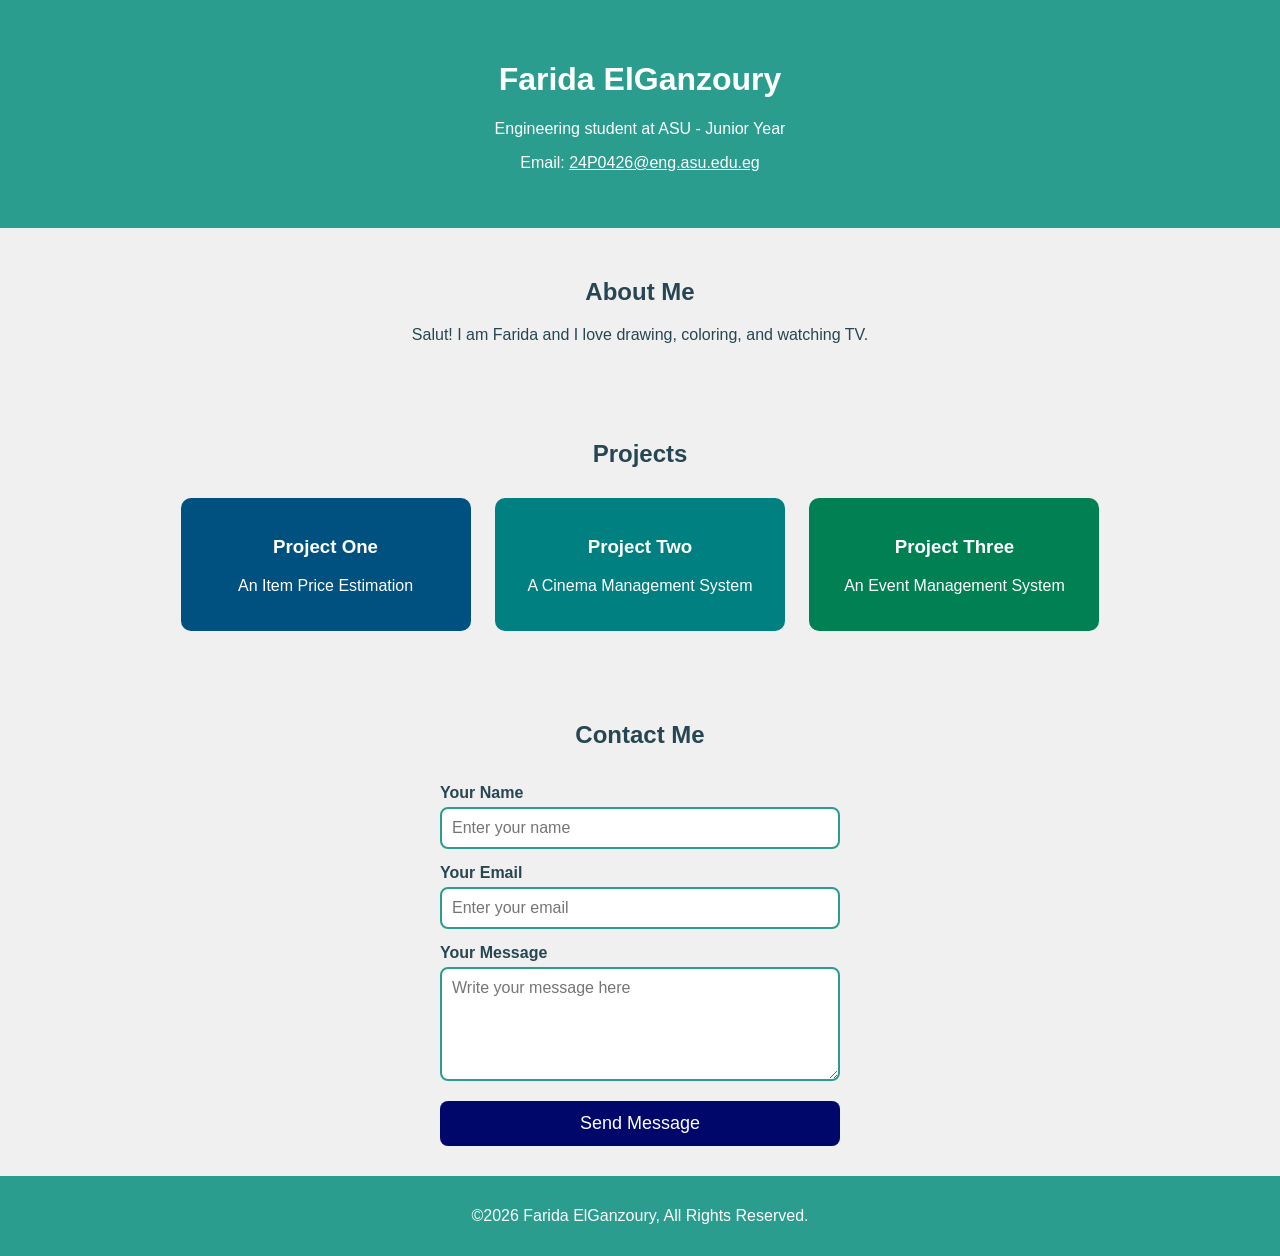
<file: index.html>
<!DOCTYPE html>
<html lang="en">

<head>
    <title>Portfolio</title>
    <link rel="stylesheet" href="styles.css">
</head>

<body>
    <header>
        <h1>Farida ElGanzoury</h1>
        <p>Engineering student at ASU - Junior Year</p>
        <p>Email: <a href="mailto:24P0426@eng.asu.edu.eg">24P0426@eng.asu.edu.eg</a></p>
    </header>

    <section class="about">
        <h2>About Me</h2>
        <p>Salut! I am Farida and I love drawing, coloring, and watching TV.</p>
    </section>

    <section class="projects">
        <h2>Projects</h2>
        <div class="project projectOne">
            <h3>Project One</h3>
            <p>An Item Price Estimation</p>
        </div>
        <div class="project projectTwo">
            <h3>Project Two</h3>
            <p>A Cinema Management System</p>
        </div>
        <div class="project projectThree">
            <h3>Project Three</h3>
            <p>An Event Management System</p>
        </div>
    </section>

    <section class="contact">
    <h2>Contact Me</h2>

    <form action="mailto:24P0426@eng.asu.edu.eg" method="post" enctype="text/plain">
        <label for="name">Your Name</label>
        <input type="text" id="name" name="name" placeholder="Enter your name" required>

        <label for="email">Your Email</label>
        <input type="email" id="email" name="email" placeholder="Enter your email" required>

        <label for="message">Your Message</label>
        <textarea id="message" name="message" rows="5" placeholder="Write your message here" required></textarea>

        <button type="submit">Send Message</button>
    </form>

</section>
</body>

<footer>
    <p>©2026 Farida ElGanzoury, All Rights Reserved.</p>
</footer>

</html>
</file>
<file: styles.css>
body {
    margin: 0;
    font-family: Arial, sans-serif;
    background-color: #f0f0f0;
    color: #264653;
    text-align: center;
}

header {
    background-color: #2a9d8f;
    color: white;
    padding: 40px 20px;
}

header a {
    color: white;
}

section {
    padding: 30px 20px;
}

h2 {
    color: #264653;
}

.project {
    display: inline-block;
    width: 250px;
    padding: 20px;
    margin: 10px;
    border-radius: 10px;
}

.projectOne   { background-color: rgb(0, 81, 128); color: white; }
.projectTwo   { background-color: teal ; color: white; }
.projectThree { background-color: rgb(0, 128, 83); color: white; }

a {
    color: #e76f51;
}

a:hover {
    color: #264653;
}

footer {
    background-color: #2a9d8f;
    color: white;
    padding: 15px;
}

form {
    display: flex;
    flex-direction: column;
    max-width: 400px;
    margin: 0 auto;
    text-align: left;
}

label {
    margin-top: 15px;
    margin-bottom: 5px;
    font-weight: bold;
}

input, textarea {
    padding: 10px;
    border: 2px solid #2a9d8f;
    border-radius: 8px;
    font-family: Arial, sans-serif;
    font-family: Arial, sans-serif;
    font-size: 16px;
}

button {
    margin-top: 20px;
    background-color: rgb(0, 7, 107);
    color: white;
    font-size: 18px;
    padding: 12px 30px;
    border: none;
    border-radius: 8px;
    cursor: pointer;
}

button:hover {
    background-color: #2a9d8f;
}

.reach {
    margin-top: 25px;
}
</file>
<file: Lab Task 2.css>
body {
    margin: 0;
    font-family: Arial, sans-serif;
    background-color: #f0f0f0;
    color: #264653;
    text-align: center;
}

header {
    background-color: #2a9d8f;
    color: white;
    padding: 40px 20px;
}

header a {
    color: white;
}

section {
    padding: 30px 20px;
}

h2 {
    color: #264653;
}

.project {
    display: inline-block;
    width: 250px;
    padding: 20px;
    margin: 10px;
    border-radius: 10px;
}

.projectOne   { background-color: rgb(0, 81, 128); color: white; }
.projectTwo   { background-color: teal ; color: white; }
.projectThree { background-color: rgb(0, 128, 83); color: white; }

a {
    color: #e76f51;
}

a:hover {
    color: #264653;
}

footer {
    background-color: #2a9d8f;
    color: white;
    padding: 15px;
}

form {
    display: flex;
    flex-direction: column;
    max-width: 400px;
    margin: 0 auto;
    text-align: left;
}

label {
    margin-top: 15px;
    margin-bottom: 5px;
    font-weight: bold;
}

input, textarea {
    padding: 10px;
    border: 2px solid #2a9d8f;
    border-radius: 8px;
    font-family: Arial, sans-serif;
    font-family: Arial, sans-serif;
    font-size: 16px;
}

button {
    margin-top: 20px;
    background-color: rgb(0, 7, 107);
    color: white;
    font-size: 18px;
    padding: 12px 30px;
    border: none;
    border-radius: 8px;
    cursor: pointer;
}

button:hover {
    background-color: #2a9d8f;
}

.reach {
    margin-top: 25px;
}
</file>
